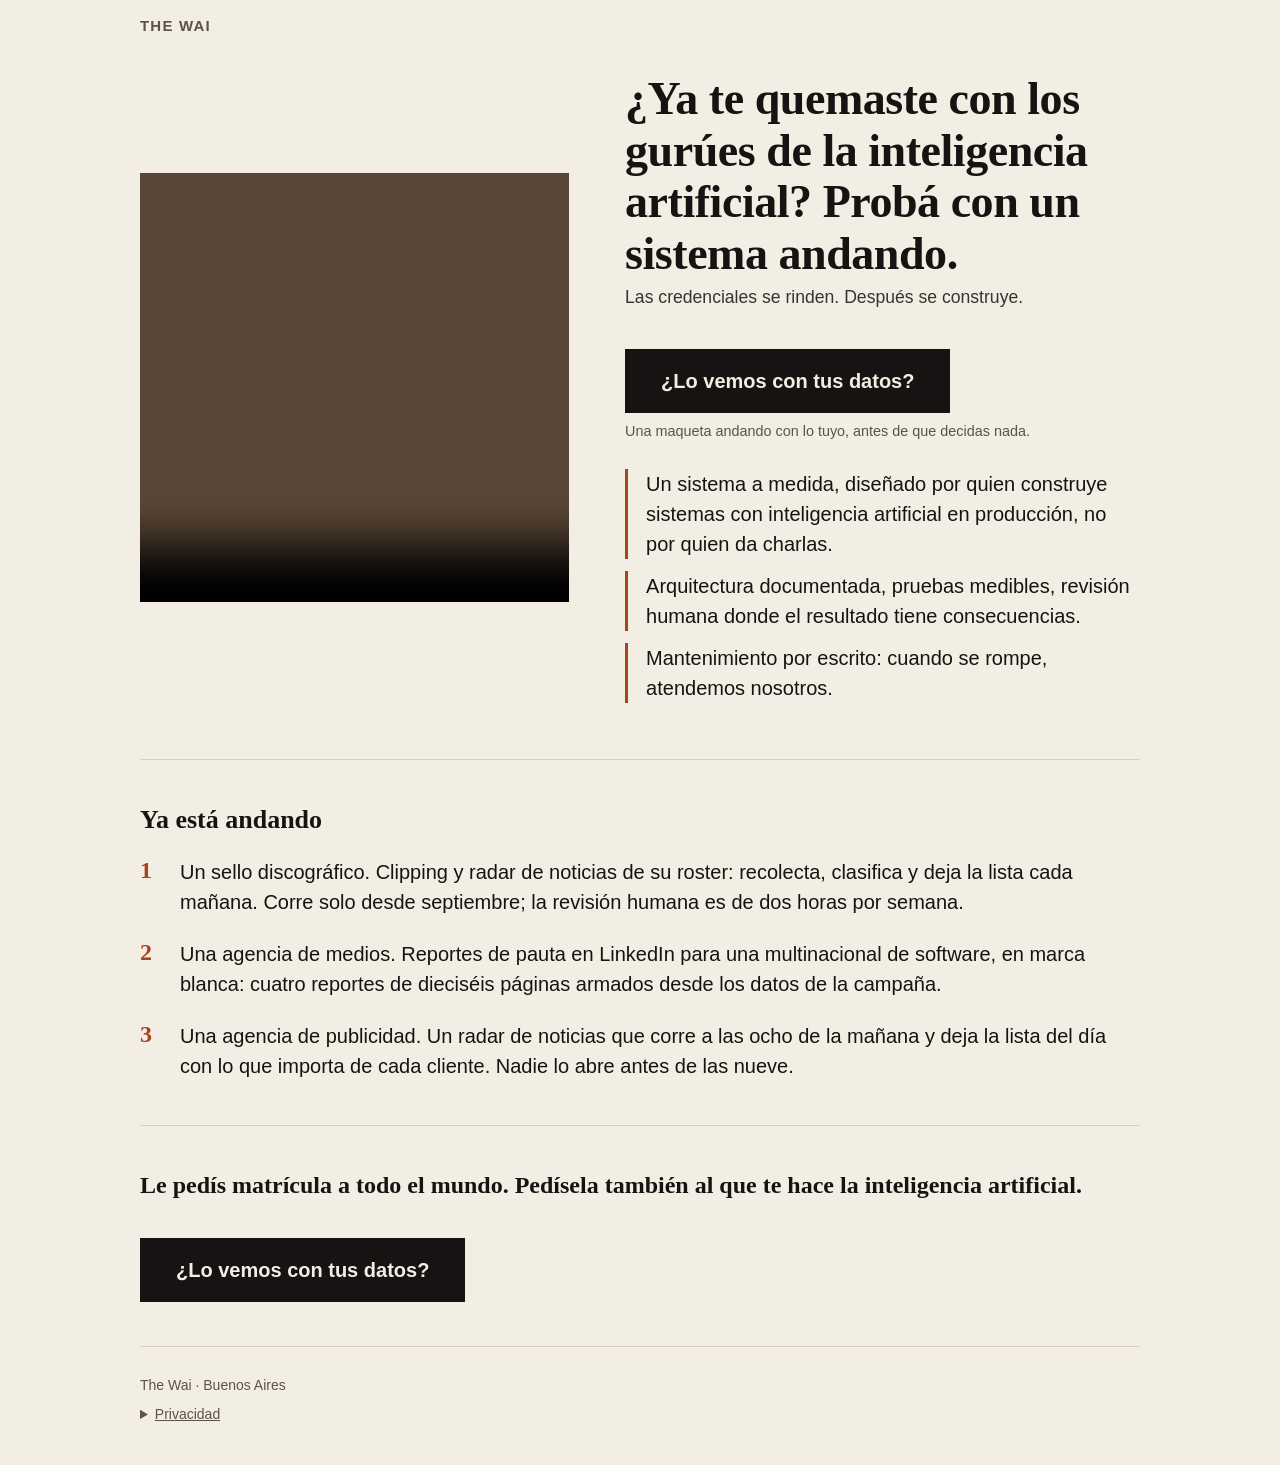
<file: certificado/index.html>
<!DOCTYPE html>
<html lang="es-AR">
<head>
<meta charset="utf-8">
<meta name="viewport" content="width=device-width, initial-scale=1, viewport-fit=cover">
<title>The Wai · ¿Ya te quemaste con los gurúes de la inteligencia artificial?</title>
<meta name="description" content="Software a medida con inteligencia artificial, construido por quien diseña sistemas en producción. Primero lo ves con tus datos.">
<meta name="theme-color" content="#f3eee4">
<link rel="canonical" href="https://gothewai.com/certificado/">
<meta property="og:type" content="website">
<meta property="og:locale" content="es_AR">
<meta property="og:title" content="The Wai · ¿Ya te quemaste con los gurúes de la inteligencia artificial?">
<meta property="og:description" content="Software a medida con inteligencia artificial, construido por quien diseña sistemas en producción. Primero lo ves con tus datos.">
<meta property="og:url" content="https://gothewai.com/certificado/">
<meta property="og:image" content="https://gothewai.com/og.png">
<meta name="twitter:card" content="summary_large_image">
<link rel="icon" href="/favicon.svg" type="image/svg+xml">
<link rel="stylesheet" href="/css/styles.css?v=3">
</head>
<body data-pagina="m2">
<div class="wrap">
  <p class="marca" id="marca"></p>
  <main class="hero">
    <div class="video-caja">
      <video id="video" controls playsinline preload="none" poster="/media/poster-momento-2.svg">
        <source src="/media/video-momento-2.mp4" type="video/mp4">
      </video>
    </div>
    <div>
      <h1 id="titulo"></h1>
      <a class="btn" data-wa="arriba" href="#" rel="noopener"></a>
      <ul class="lineas" id="lineas"></ul>
    </div>
  </main>
  <section class="bloque" aria-labelledby="casos-titulo">
    <h2 id="casos-titulo"></h2>
    <ol class="casos" id="casos"></ol>
  </section>
  <div id="cert-slot"></div>
  <section class="bloque"><a class="btn" data-wa="abajo" href="#" rel="noopener"></a></section>
  <footer class="pie">
    <span id="razon"></span>
    <details><summary id="priv-t"></summary><p id="priv-x"></p></details>
  </footer>
</div>
<script src="/js/config.js?v=3"></script>
<script src="/js/copy.js?v=3"></script>
<script src="/js/medicion.js?v=3"></script>
<script src="/js/render.js?v=3"></script>
<noscript><p style="padding:20px">Esta página necesita JavaScript.</p></noscript>
</body>
</html>
</file>
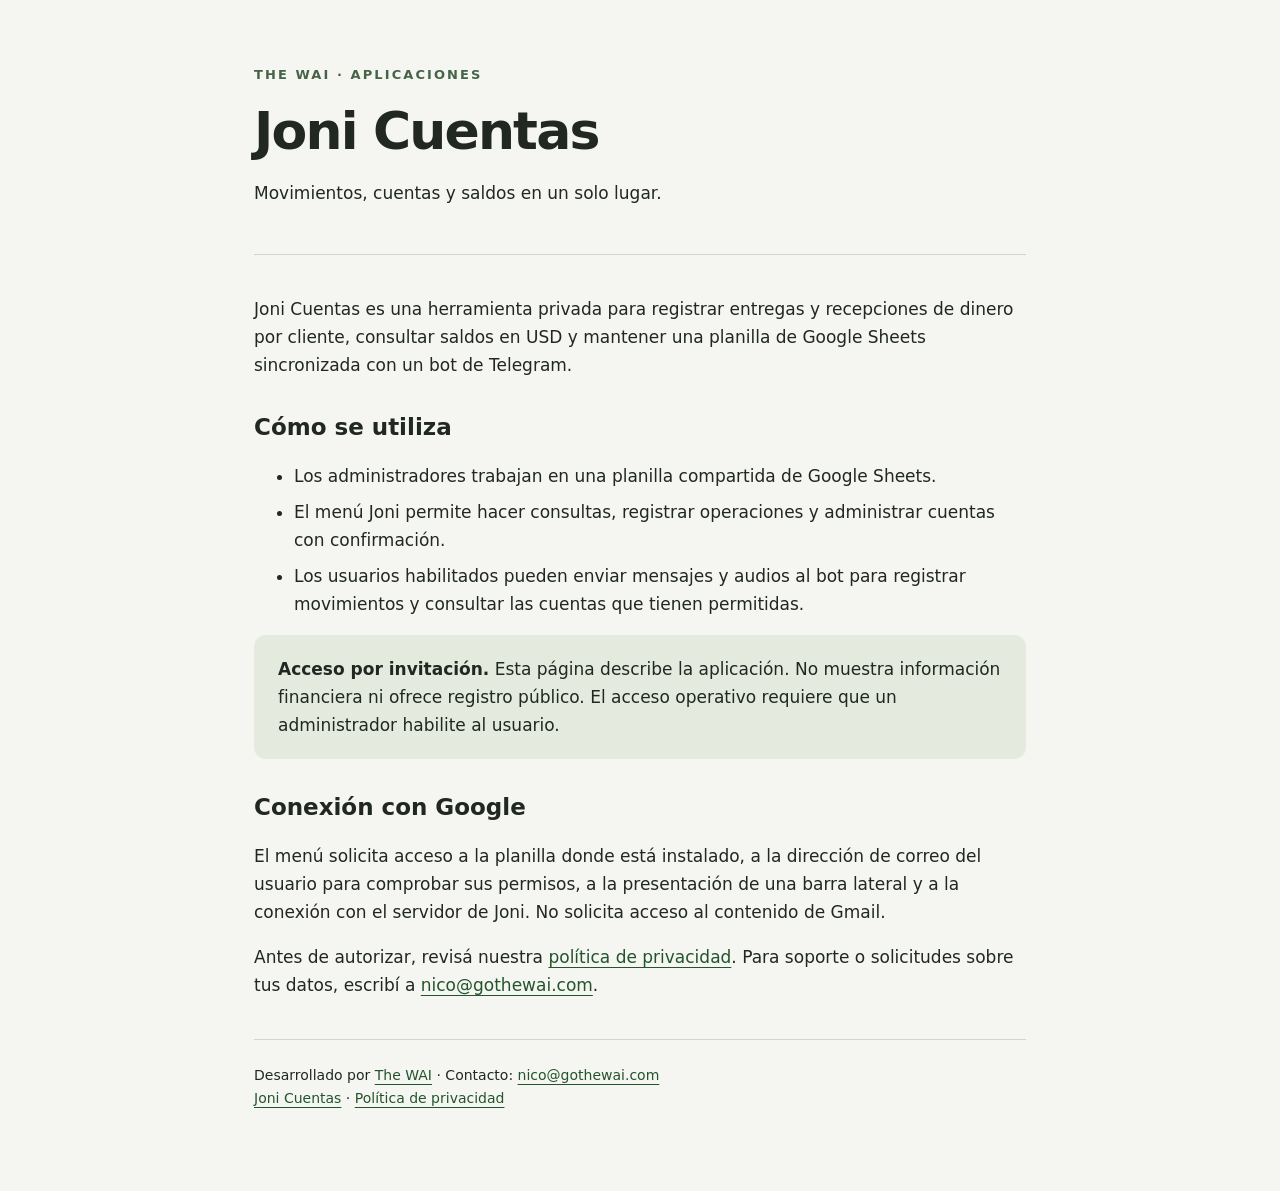
<file: joni/index.html>
<!doctype html><html lang="es"><head><meta charset="utf-8"><meta name="viewport" content="width=device-width,initial-scale=1"><title>Joni Cuentas | The WAI</title><meta name="description" content="Joni Cuentas: herramienta privada para registrar y consultar movimientos por cliente."><link rel="canonical" href="https://www.gothewai.com/joni/"><link rel="icon" href="/favicon-32.png"><link rel="stylesheet" href="/joni/style.css"></head><body><main><header><div class="brand">THE WAI · APLICACIONES</div><h1>Joni Cuentas</h1><p>Movimientos, cuentas y saldos en un solo lugar.</p></header><p>Joni Cuentas es una herramienta privada para registrar entregas y recepciones de dinero por cliente, consultar saldos en USD y mantener una planilla de Google Sheets sincronizada con un bot de Telegram.</p><h2>Cómo se utiliza</h2><ul><li>Los administradores trabajan en una planilla compartida de Google Sheets.</li><li>El menú Joni permite hacer consultas, registrar operaciones y administrar cuentas con confirmación.</li><li>Los usuarios habilitados pueden enviar mensajes y audios al bot para registrar movimientos y consultar las cuentas que tienen permitidas.</li></ul><div class="note"><strong>Acceso por invitación.</strong> Esta página describe la aplicación. No muestra información financiera ni ofrece registro público. El acceso operativo requiere que un administrador habilite al usuario.</div><h2>Conexión con Google</h2><p>El menú solicita acceso a la planilla donde está instalado, a la dirección de correo del usuario para comprobar sus permisos, a la presentación de una barra lateral y a la conexión con el servidor de Joni. No solicita acceso al contenido de Gmail.</p><p>Antes de autorizar, revisá nuestra <a href="/joni/privacidad/">política de privacidad</a>. Para soporte o solicitudes sobre tus datos, escribí a <a href="mailto:nico@gothewai.com">nico@gothewai.com</a>.</p><footer>Desarrollado por <a href="/">The WAI</a> · Contacto: <a href="mailto:nico@gothewai.com">nico@gothewai.com</a><br><a href="/joni/">Joni Cuentas</a> · <a href="/joni/privacidad/">Política de privacidad</a></footer></main></body></html>
</file>
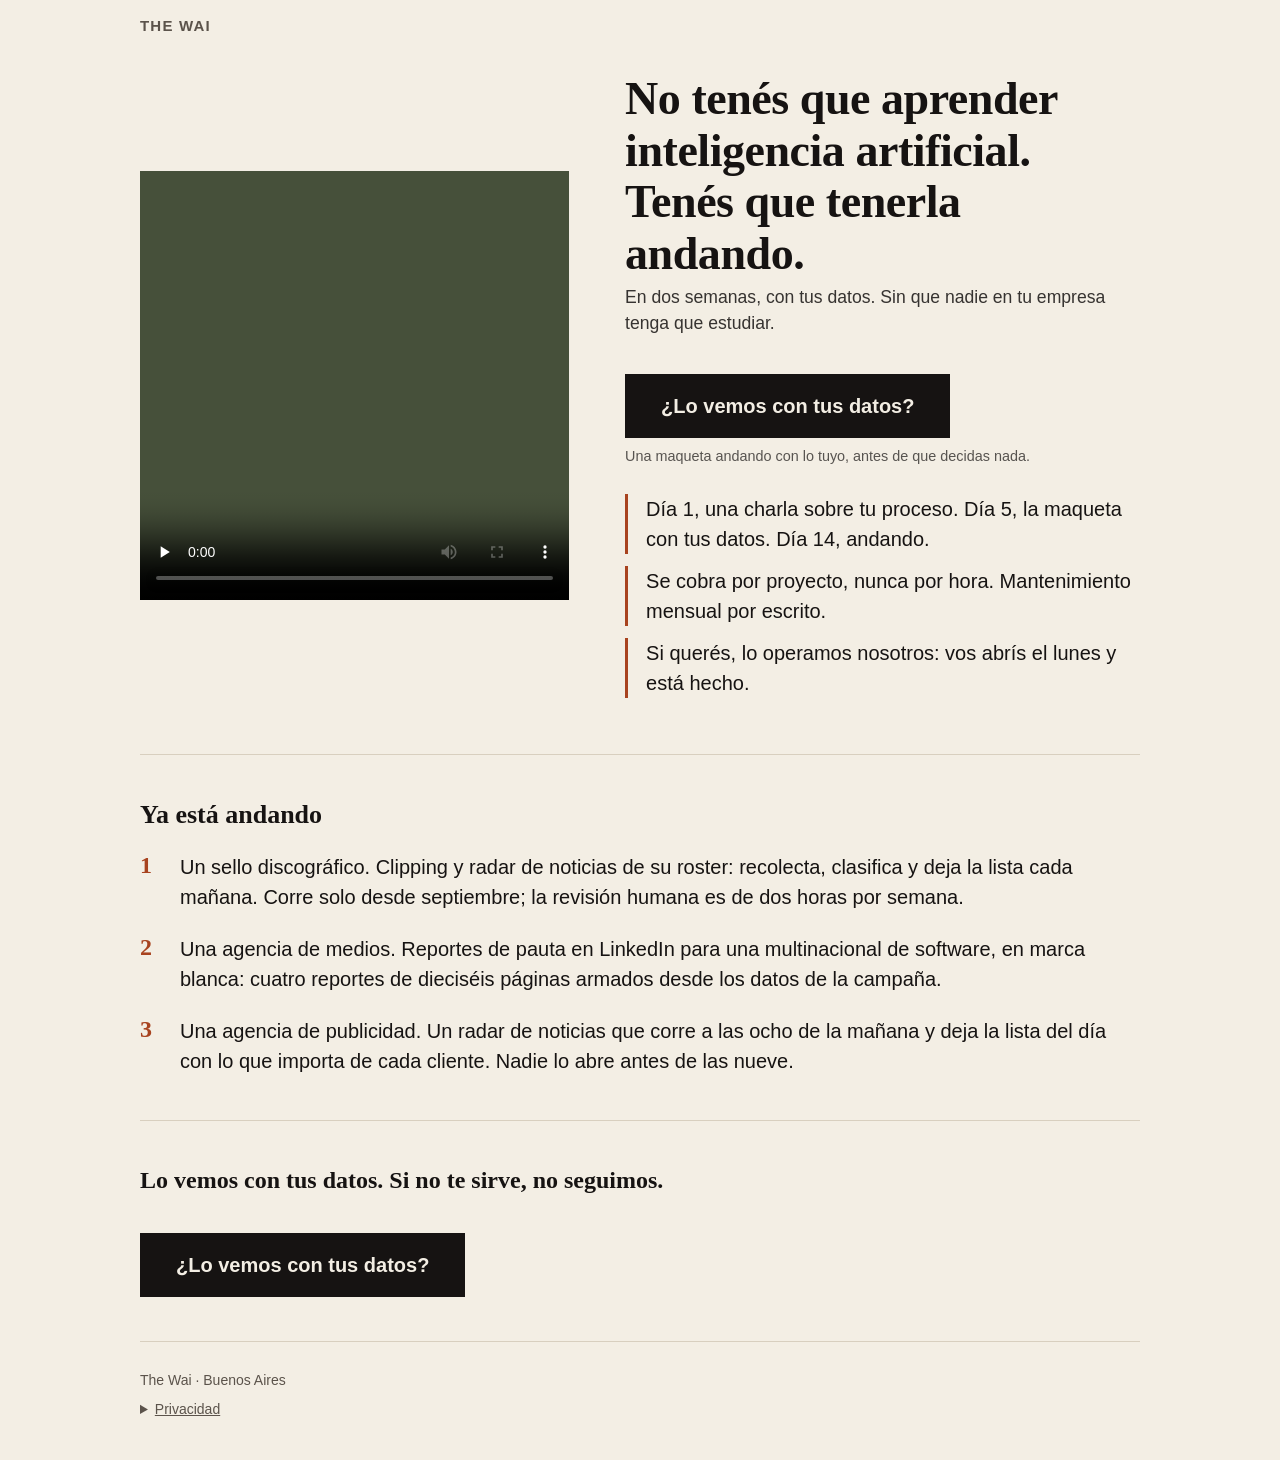
<file: sistemas/index.html>
<!DOCTYPE html>
<html lang="es-AR">
<head>
<meta charset="utf-8">
<meta name="viewport" content="width=device-width, initial-scale=1, viewport-fit=cover">
<title>The Wai · No tenés que aprender inteligencia artificial. Tenés que tenerla andando.</title>
<meta name="description" content="Sistemas a medida andando en dos semanas, mantenidos y, si querés, operados por nosotros. Primero con tus datos.">
<meta name="theme-color" content="#f3eee4">
<link rel="canonical" href="https://gothewai.com/sistemas/">
<meta property="og:type" content="website">
<meta property="og:locale" content="es_AR">
<meta property="og:title" content="The Wai · No tenés que aprender inteligencia artificial. Tenés que tenerla andando.">
<meta property="og:description" content="Sistemas a medida andando en dos semanas, mantenidos y, si querés, operados por nosotros. Primero con tus datos.">
<meta property="og:url" content="https://gothewai.com/sistemas/">
<meta property="og:image" content="https://gothewai.com/og.png">
<meta name="twitter:card" content="summary_large_image">
<link rel="icon" href="/favicon.svg" type="image/svg+xml">
<link rel="stylesheet" href="/css/styles.css?v=3">
</head>
<body data-pagina="sistemas">
<div class="wrap">
  <p class="marca" id="marca"></p>
  <main class="hero">
    <div class="video-caja">
      <video id="video" controls playsinline preload="none" poster="/media/poster-momento-3.svg">
        <source src="/media/video-momento-3.mp4" type="video/mp4">
      </video>
    </div>
    <div>
      <h1 id="titulo"></h1>
      <a class="btn" data-wa="arriba" href="#" rel="noopener"></a>
      <ul class="lineas" id="lineas"></ul>
    </div>
  </main>
  <section class="bloque" aria-labelledby="casos-titulo">
    <h2 id="casos-titulo"></h2>
    <ol class="casos" id="casos"></ol>
  </section>
  <div id="cert-slot"></div>
  <section class="bloque"><a class="btn" data-wa="abajo" href="#" rel="noopener"></a></section>
  <footer class="pie">
    <span id="razon"></span>
    <details><summary id="priv-t"></summary><p id="priv-x"></p></details>
  </footer>
</div>
<script src="/js/config.js?v=3"></script>
<script src="/js/copy.js?v=3"></script>
<script src="/js/medicion.js?v=3"></script>
<script src="/js/render.js?v=3"></script>
<noscript><p style="padding:20px">Esta página necesita JavaScript.</p></noscript>
</body>
</html>
</file>
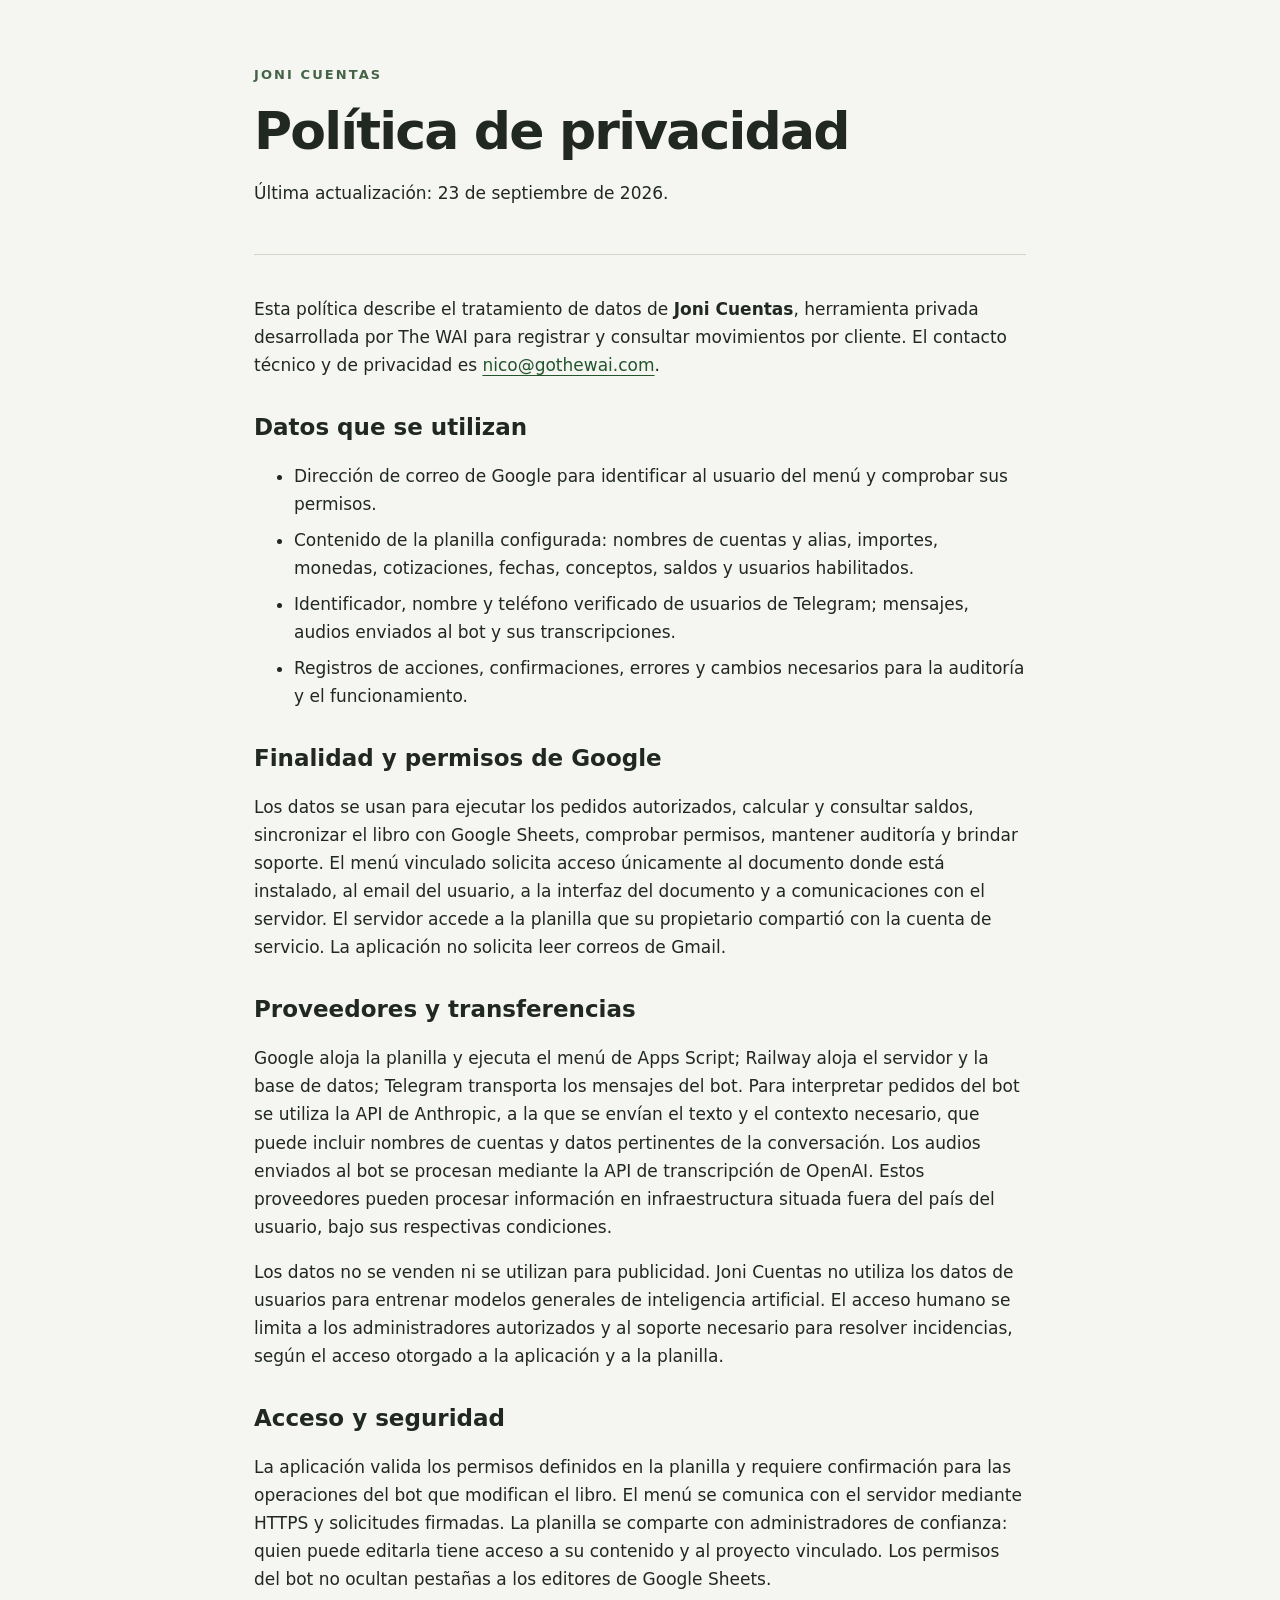
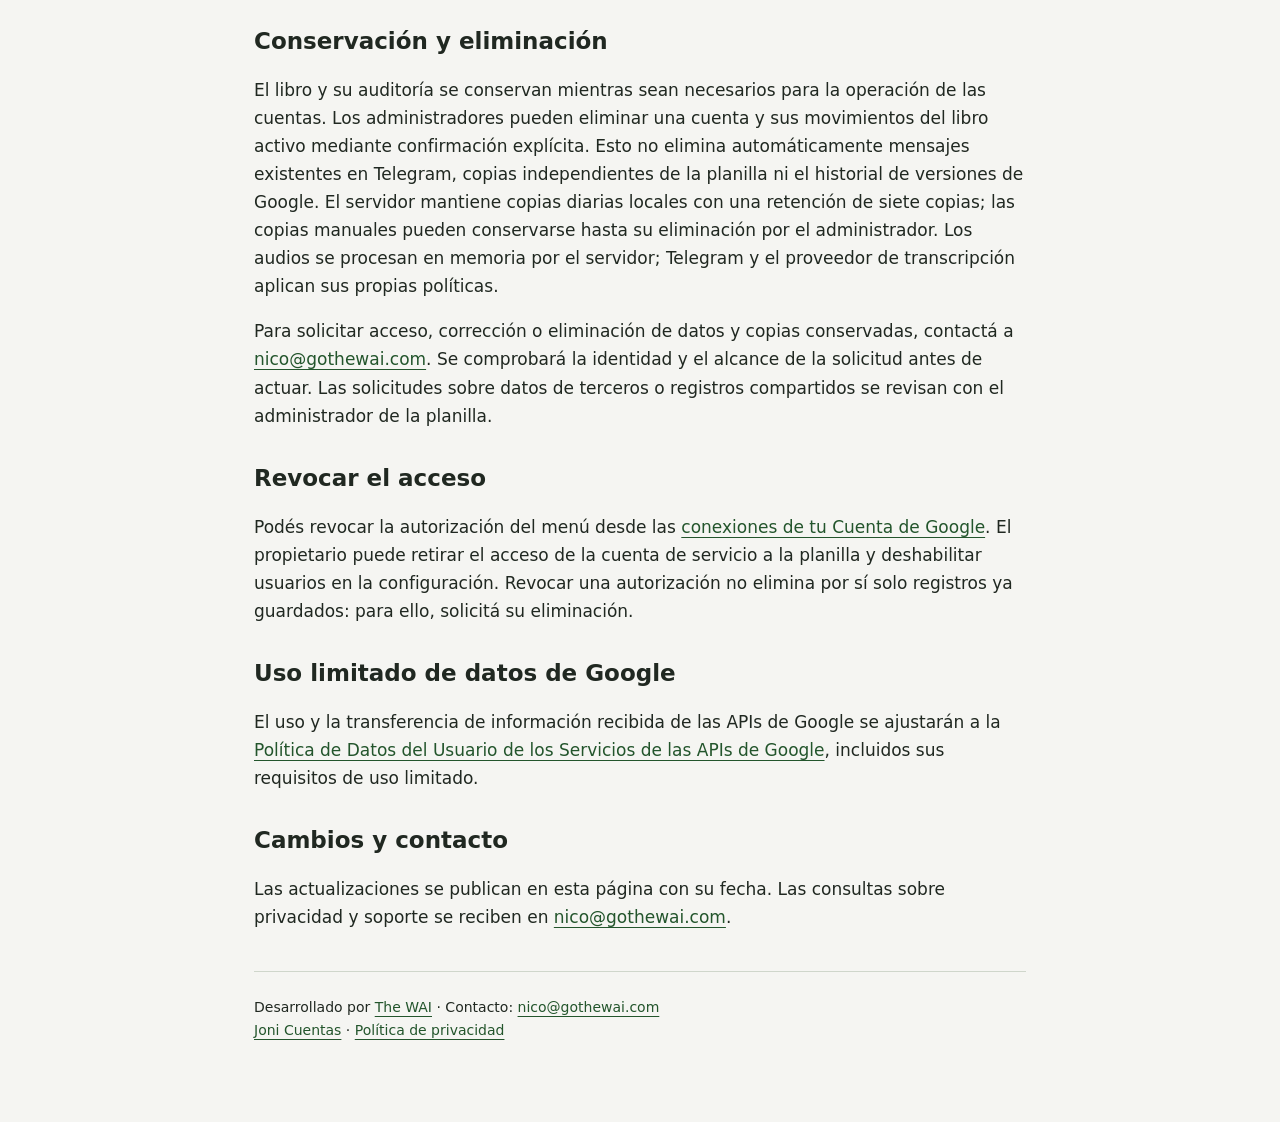
<file: joni/privacidad/index.html>
<!doctype html><html lang="es"><head><meta charset="utf-8"><meta name="viewport" content="width=device-width,initial-scale=1"><title>Política de privacidad | Joni Cuentas</title><meta name="description" content="Joni Cuentas: herramienta privada para registrar y consultar movimientos por cliente."><link rel="canonical" href="https://www.gothewai.com/joni/privacidad/"><link rel="icon" href="/favicon-32.png"><link rel="stylesheet" href="/joni/style.css"></head><body><main><header><div class="brand">JONI CUENTAS</div><h1>Política de privacidad</h1><p>Última actualización: 23 de septiembre de 2026.</p></header><p>Esta política describe el tratamiento de datos de <strong>Joni Cuentas</strong>, herramienta privada desarrollada por The WAI para registrar y consultar movimientos por cliente. El contacto técnico y de privacidad es <a href="mailto:nico@gothewai.com">nico@gothewai.com</a>.</p><h2>Datos que se utilizan</h2><ul><li>Dirección de correo de Google para identificar al usuario del menú y comprobar sus permisos.</li><li>Contenido de la planilla configurada: nombres de cuentas y alias, importes, monedas, cotizaciones, fechas, conceptos, saldos y usuarios habilitados.</li><li>Identificador, nombre y teléfono verificado de usuarios de Telegram; mensajes, audios enviados al bot y sus transcripciones.</li><li>Registros de acciones, confirmaciones, errores y cambios necesarios para la auditoría y el funcionamiento.</li></ul><h2>Finalidad y permisos de Google</h2><p>Los datos se usan para ejecutar los pedidos autorizados, calcular y consultar saldos, sincronizar el libro con Google Sheets, comprobar permisos, mantener auditoría y brindar soporte. El menú vinculado solicita acceso únicamente al documento donde está instalado, al email del usuario, a la interfaz del documento y a comunicaciones con el servidor. El servidor accede a la planilla que su propietario compartió con la cuenta de servicio. La aplicación no solicita leer correos de Gmail.</p><h2>Proveedores y transferencias</h2><p>Google aloja la planilla y ejecuta el menú de Apps Script; Railway aloja el servidor y la base de datos; Telegram transporta los mensajes del bot. Para interpretar pedidos del bot se utiliza la API de Anthropic, a la que se envían el texto y el contexto necesario, que puede incluir nombres de cuentas y datos pertinentes de la conversación. Los audios enviados al bot se procesan mediante la API de transcripción de OpenAI. Estos proveedores pueden procesar información en infraestructura situada fuera del país del usuario, bajo sus respectivas condiciones.</p><p>Los datos no se venden ni se utilizan para publicidad. Joni Cuentas no utiliza los datos de usuarios para entrenar modelos generales de inteligencia artificial. El acceso humano se limita a los administradores autorizados y al soporte necesario para resolver incidencias, según el acceso otorgado a la aplicación y a la planilla.</p><h2>Acceso y seguridad</h2><p>La aplicación valida los permisos definidos en la planilla y requiere confirmación para las operaciones del bot que modifican el libro. El menú se comunica con el servidor mediante HTTPS y solicitudes firmadas. La planilla se comparte con administradores de confianza: quien puede editarla tiene acceso a su contenido y al proyecto vinculado. Los permisos del bot no ocultan pestañas a los editores de Google Sheets.</p><h2>Conservación y eliminación</h2><p>El libro y su auditoría se conservan mientras sean necesarios para la operación de las cuentas. Los administradores pueden eliminar una cuenta y sus movimientos del libro activo mediante confirmación explícita. Esto no elimina automáticamente mensajes existentes en Telegram, copias independientes de la planilla ni el historial de versiones de Google. El servidor mantiene copias diarias locales con una retención de siete copias; las copias manuales pueden conservarse hasta su eliminación por el administrador. Los audios se procesan en memoria por el servidor; Telegram y el proveedor de transcripción aplican sus propias políticas.</p><p>Para solicitar acceso, corrección o eliminación de datos y copias conservadas, contactá a <a href="mailto:nico@gothewai.com">nico@gothewai.com</a>. Se comprobará la identidad y el alcance de la solicitud antes de actuar. Las solicitudes sobre datos de terceros o registros compartidos se revisan con el administrador de la planilla.</p><h2>Revocar el acceso</h2><p>Podés revocar la autorización del menú desde las <a href="https://myaccount.google.com/connections">conexiones de tu Cuenta de Google</a>. El propietario puede retirar el acceso de la cuenta de servicio a la planilla y deshabilitar usuarios en la configuración. Revocar una autorización no elimina por sí solo registros ya guardados: para ello, solicitá su eliminación.</p><h2>Uso limitado de datos de Google</h2><p>El uso y la transferencia de información recibida de las APIs de Google se ajustarán a la <a href="https://developers.google.com/terms/api-services-user-data-policy">Política de Datos del Usuario de los Servicios de las APIs de Google</a>, incluidos sus requisitos de uso limitado.</p><h2>Cambios y contacto</h2><p>Las actualizaciones se publican en esta página con su fecha. Las consultas sobre privacidad y soporte se reciben en <a href="mailto:nico@gothewai.com">nico@gothewai.com</a>.</p><footer>Desarrollado por <a href="/">The WAI</a> · Contacto: <a href="mailto:nico@gothewai.com">nico@gothewai.com</a><br><a href="/joni/">Joni Cuentas</a> · <a href="/joni/privacidad/">Política de privacidad</a></footer></main></body></html>
</file>
<file: css/styles.css>
/* The Wai — landing de pauta. Mobile first, sin dependencias.
   Tipografía del sistema (serif editorial para titulares). No se carga ninguna web font. */
:root{
  --papel:#f3eee4;
  --tinta:#161312;
  --tinta-2:#5b534b;
  --linea:#d8cfbf;
  --acento:#a8431f;
  --serif:"Iowan Old Style","Palatino Linotype",Palatino,"Book Antiqua",Georgia,serif;
  --sans:-apple-system,BlinkMacSystemFont,"Segoe UI",Roboto,"Helvetica Neue",Arial,sans-serif;
}
*{margin:0;padding:0;box-sizing:border-box}
[hidden]{display:none!important}
html{-webkit-text-size-adjust:100%}
body{background:var(--papel);color:var(--tinta);font:19px/1.5 var(--sans);overflow-x:hidden;-webkit-font-smoothing:antialiased}
.wrap{max-width:1040px;margin:0 auto;padding:0 max(20px,env(safe-area-inset-left))}
.marca{padding-top:18px;font:600 15px/1 var(--sans);letter-spacing:.08em;text-transform:uppercase;color:var(--tinta-2)}

/* hero */
.hero{display:grid;gap:22px;padding-top:16px;padding-bottom:56px}
.video-caja{background:var(--tinta);width:min(100%,calc(40svh * 9 / 16));aspect-ratio:9/16;margin:0 auto}
.video-caja video{width:100%;height:100%;object-fit:cover;display:block;background:var(--tinta)}
h1{font:700 32px/1.12 var(--serif);letter-spacing:-.01em}
.lineas{list-style:none;margin-top:26px;display:grid;gap:12px}
.lineas li{padding-left:18px;border-left:3px solid var(--acento)}

.btn{display:block;text-align:center;text-decoration:none;background:var(--tinta);color:var(--papel);
  font:700 20px/1.2 var(--sans);padding:18px 22px;border:2px solid var(--tinta);margin-top:22px}
.btn:hover,.btn:focus-visible{background:var(--acento);border-color:var(--acento)}
:focus-visible{outline:3px solid var(--acento);outline-offset:3px}

/* bloques */
.bloque{border-top:1px solid var(--linea);padding:44px 0}
h2{font:700 26px/1.2 var(--serif);margin-bottom:22px}
.casos{list-style:none;display:grid;gap:22px;counter-reset:c}
.casos li{display:grid;grid-template-columns:34px 1fr;gap:6px}
.casos .n{font:700 24px/1.1 var(--serif);color:var(--acento)}
.cert .insignia{margin-top:16px;color:var(--tinta-2)}

/* pie */
.pie{border-top:1px solid var(--linea);padding:28px 0 40px;font-size:14px;color:var(--tinta-2)}
.pie summary{cursor:pointer;margin-top:8px;text-decoration:underline;width:max-content}
.pie details p{margin-top:8px}

@media (min-width:820px){
  body{font-size:20px}
  .hero{grid-template-columns:minmax(0,5fr) minmax(0,6fr);gap:56px;align-items:center;padding-top:40px}
  .video-caja{width:100%;aspect-ratio:1/1;margin:0}
  h1{font-size:46px}
  .btn{display:inline-block;padding:18px 34px}
}

/* copy v1: bajada, nota del botón y cierre */
.bajada{font-size:1.1rem;line-height:1.45;margin:.4rem 0 1rem;opacity:.85}
.boton-sub{font-size:.9rem;opacity:.7;margin:.5rem 0 1rem}
.cierre{font-size:1.5rem;line-height:1.25;margin:0 0 1rem}
</file>
<file: joni/style.css>
*{box-sizing:border-box}body{margin:0;background:#f5f5f2;color:#202821;font:17px/1.65 system-ui,sans-serif}main{max-width:820px;margin:auto;padding:64px 24px 80px}header{border-bottom:1px solid #cfd6cb;margin-bottom:40px;padding-bottom:30px}.brand{font-size:13px;font-weight:700;letter-spacing:.16em;color:#456447}h1{font-size:clamp(32px,6vw,52px);line-height:1.1;letter-spacing:-.035em;margin:18px 0}h2{font-size:23px;line-height:1.3;margin-top:34px}a{color:#23552c;text-underline-offset:4px}.note{background:#e5eadf;border-radius:12px;padding:20px 24px}footer{border-top:1px solid #cfd6cb;margin-top:40px;padding-top:24px;font-size:14px}li{margin:8px 0}
</file>
